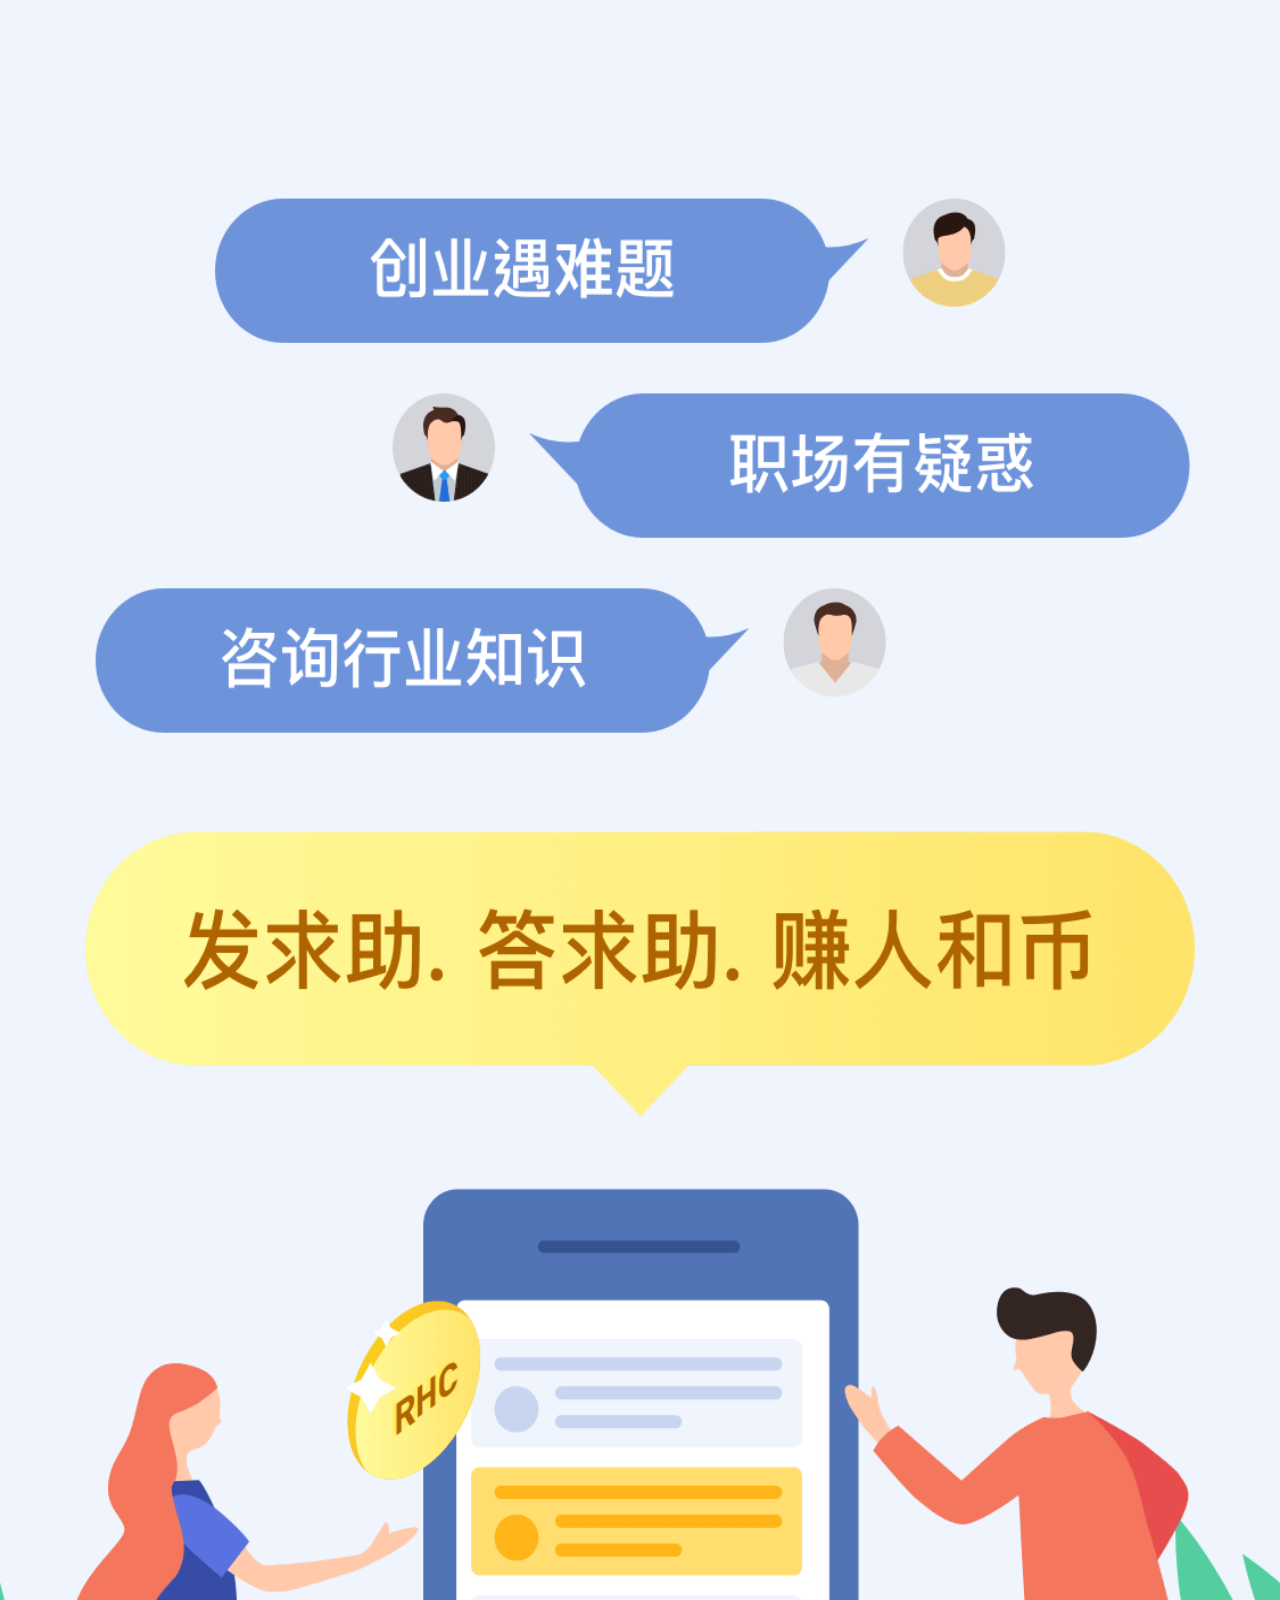
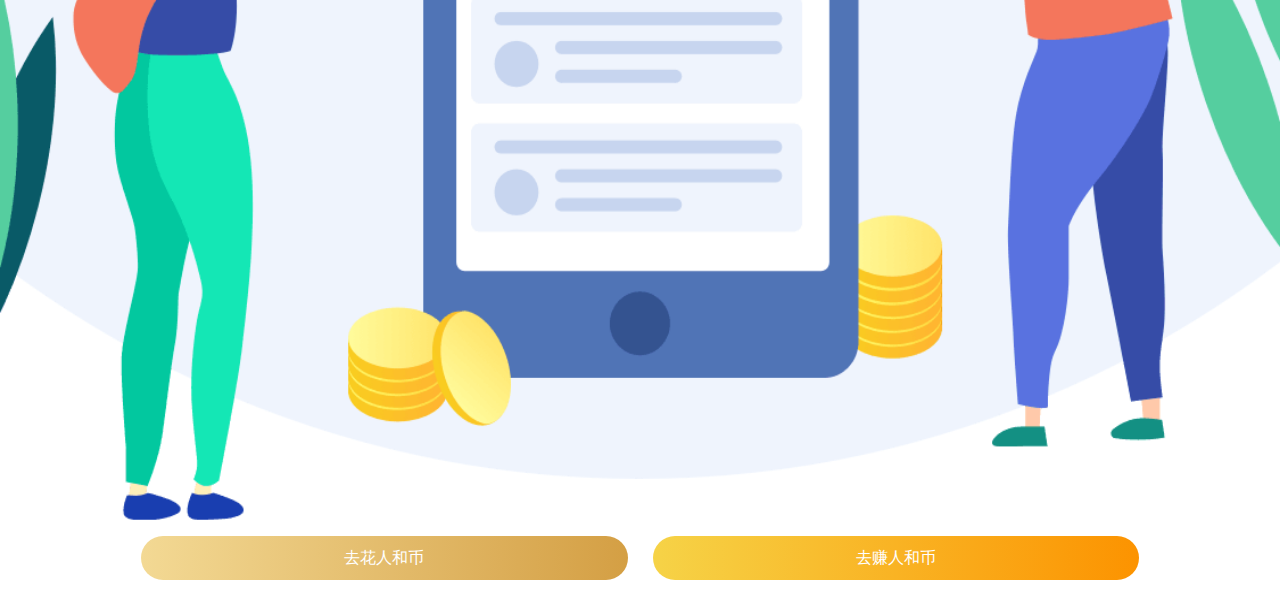
<file: webapp/coin.html>
<!DOCTYPE html>
<html>
<head>
    <meta charset="utf-8">
    <meta name="viewport" content="width=device-width, initial-scale=1.0, maximum-scale=1.0, minimum-scale=1.0, user-scalable=no">
    <meta content="yes" name="apple-mobile-web-app-capable">
    <meta content="yes" name="apple-touch-fullscreen">
    <meta content="black" name="apple-mobile-web-app-status-bar-style">
    <meta content="telephone=no,email=no" name="format-detection">
    <meta name="description" content="">
    <meta name="keywords" content="">
    <title>赚人和币</title>
    <link rel="stylesheet" href="../assets/css/tegong.css">
</head>

<body>

    <div class="coin-body">
        <div class="coin-wrap">
            <div class="bg-wrap">
                <img src="../assets/img/img_rhc@3x.png">
            </div>
            <div class="btn-wrap">
                <a href="" class="button-left">去花人和币</a>
                <a href="" class="button-right">去赚人和币</a>
            </div>
        </div>
    </div>

</body>
</html>
</file>
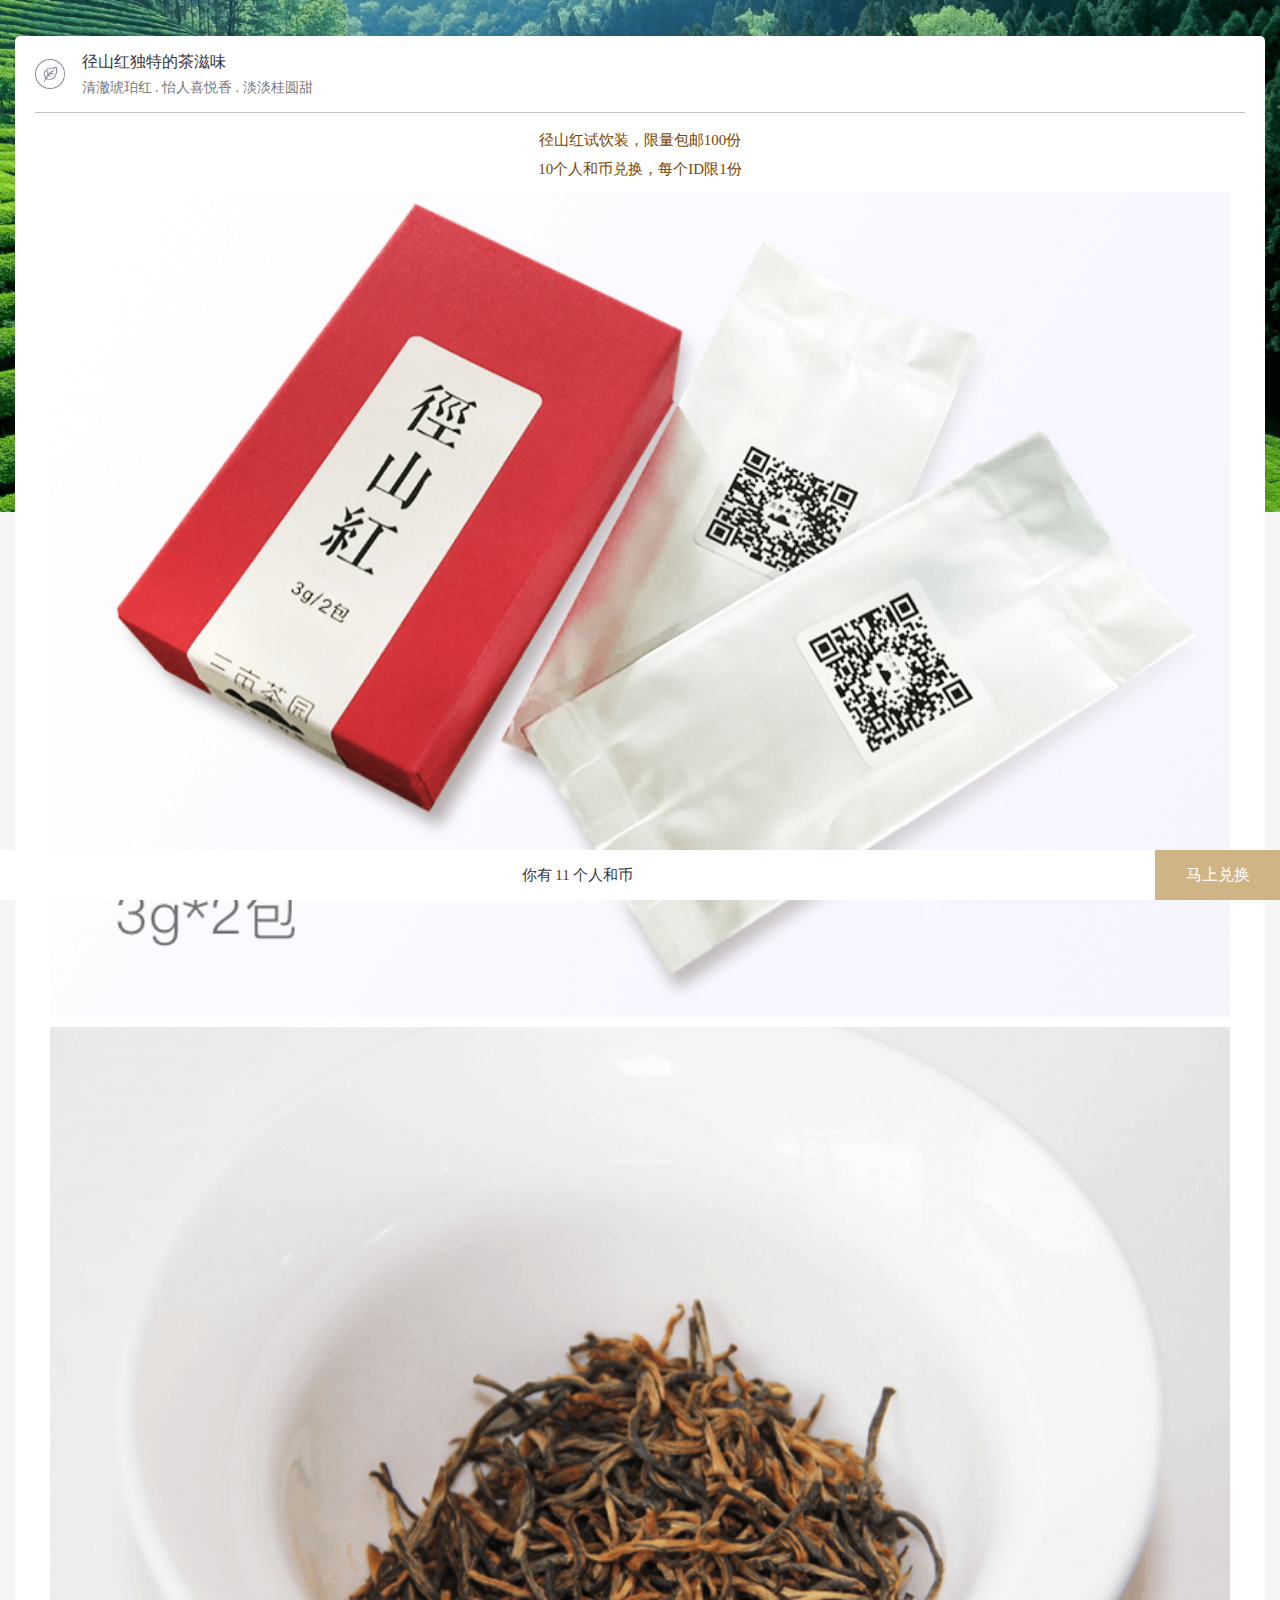
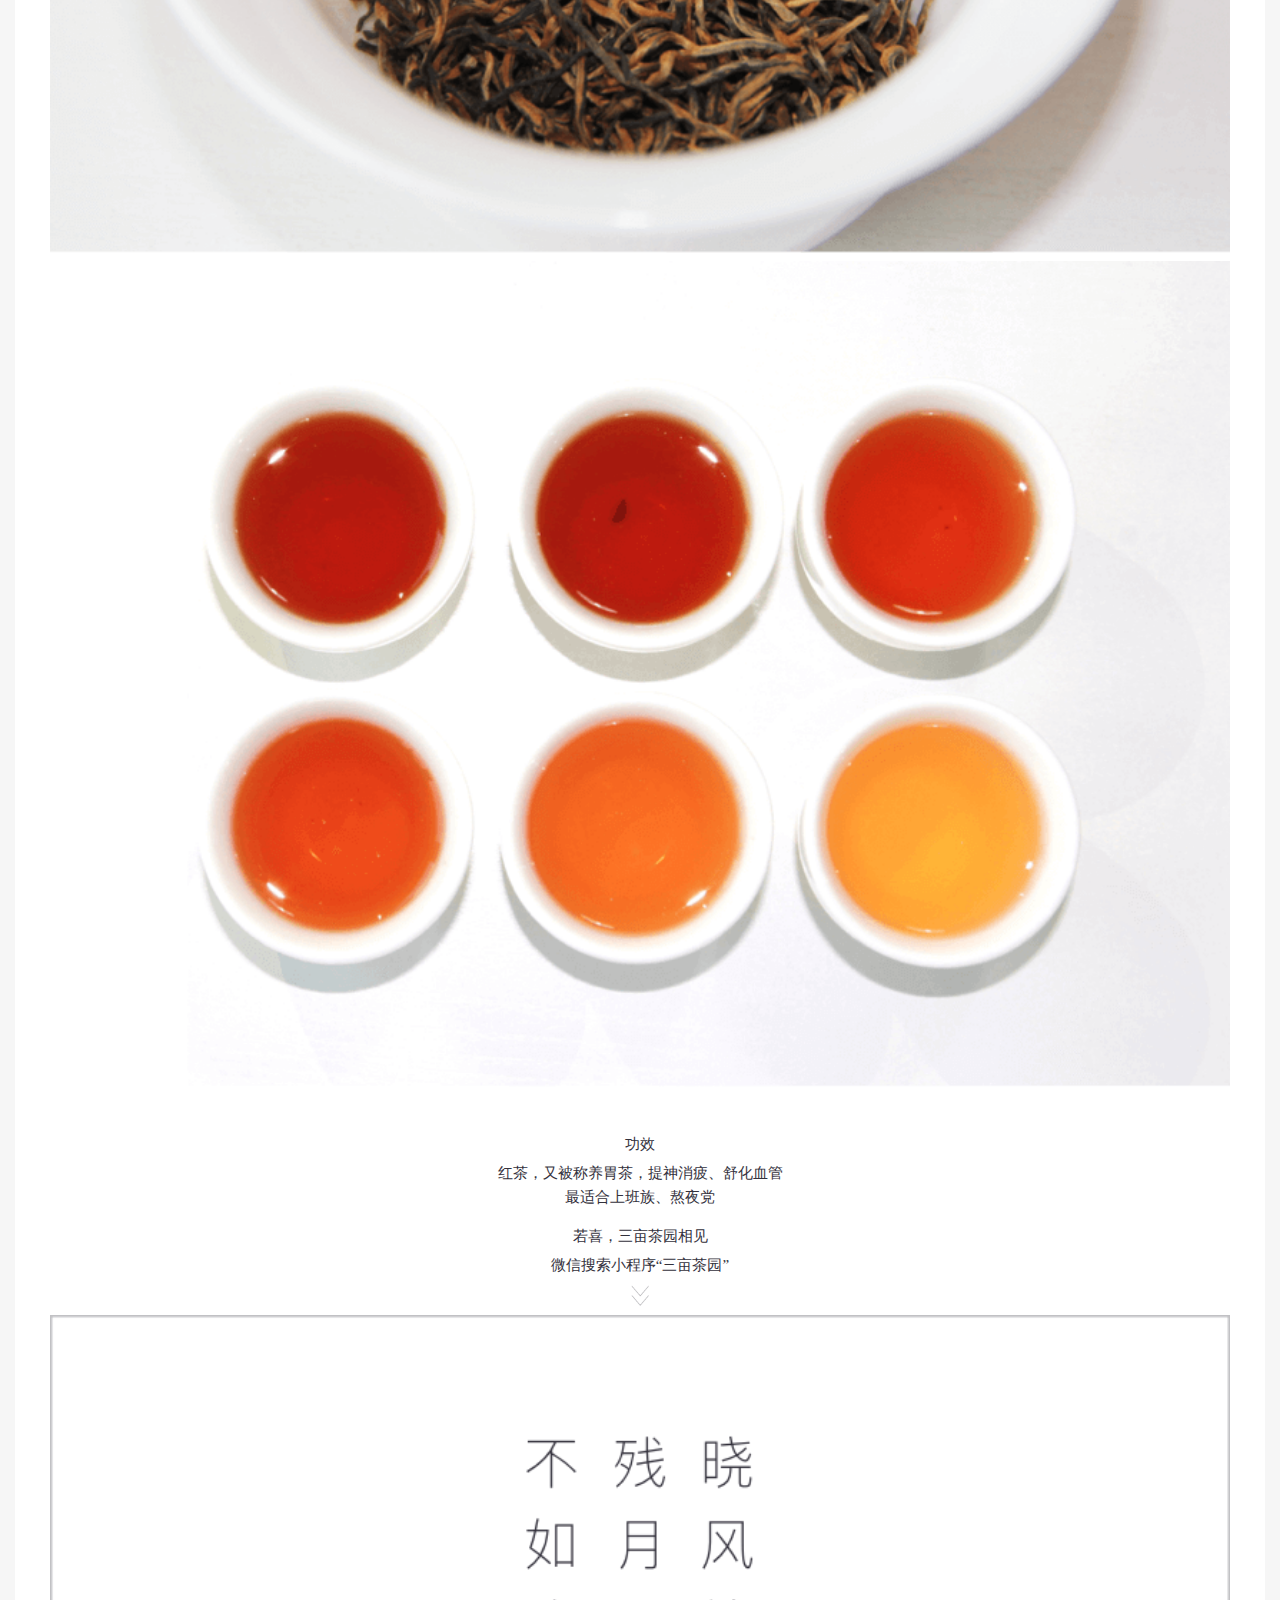
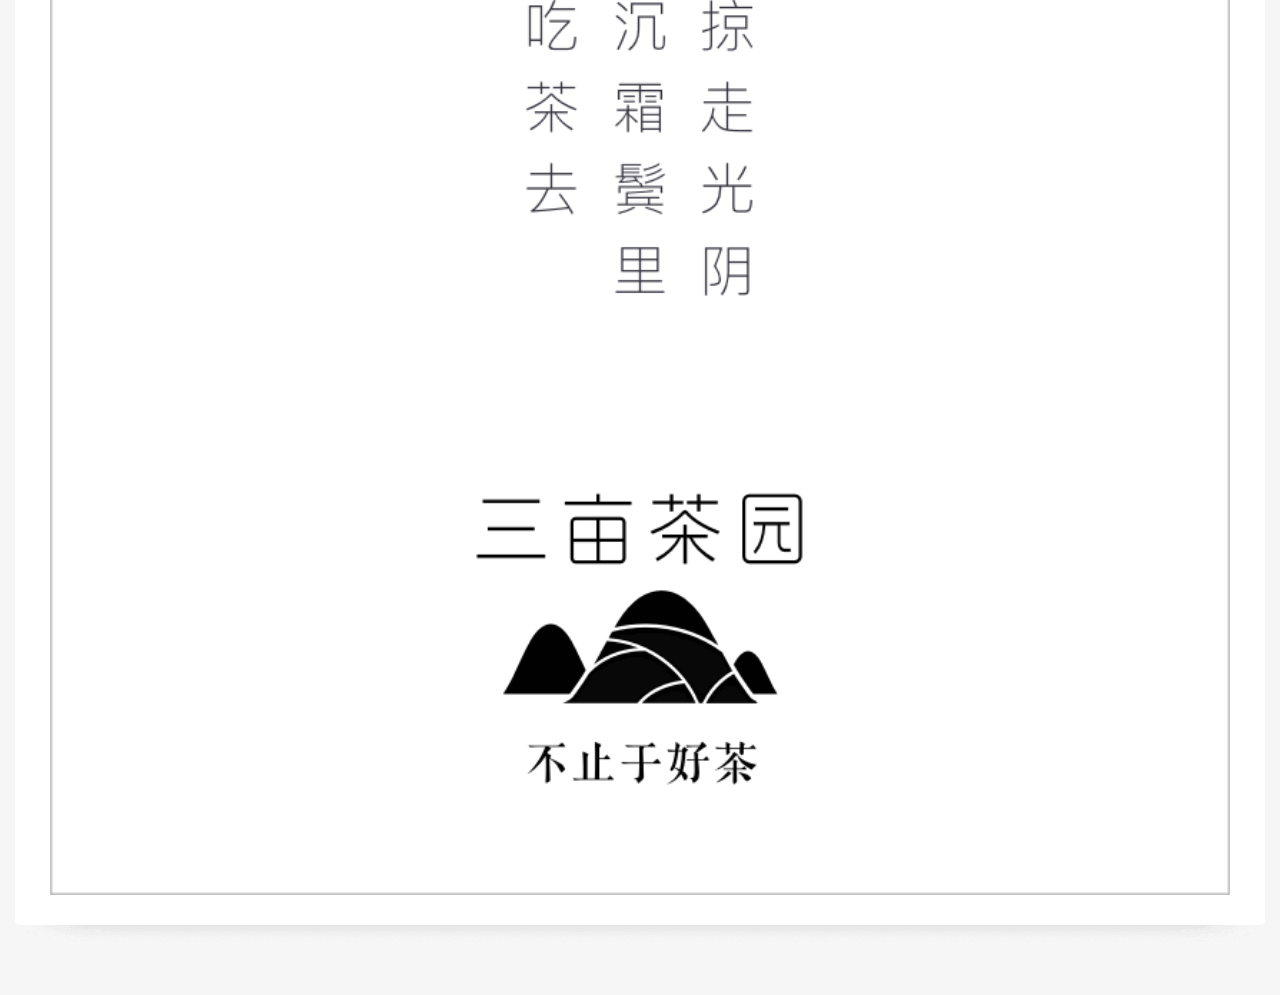
<file: webapp/tegong.html>
<!DOCTYPE html>
<html>
<head>
    <meta charset="utf-8">
    <meta name="viewport" content="width=device-width, initial-scale=1.0, maximum-scale=1.0, minimum-scale=1.0, user-scalable=no">
    <meta content="yes" name="apple-mobile-web-app-capable">
    <meta content="yes" name="apple-touch-fullscreen">
    <meta content="black" name="apple-mobile-web-app-status-bar-style">
    <meta content="telephone=no,email=no" name="format-detection">
    <meta name="description" content="">
    <meta name="keywords" content="">
    <title>人和特供</title>
    <link rel="stylesheet" href="../assets/css/tegong.css">
</head>

<body>

    <div class="tegong">
        <div class="container">
            <div class="con-header">
                <img src="../assets/img/icon_tea_leaf@3x.png" class="icon-tea">
                <div class="big-title">径山红独特的茶滋味</div>
                <div class="sub-title">清澈琥珀红 . 怡人喜悦香 . 淡淡桂圆甜</div>
            </div>

            <div class="con-body">
                <div class="big-title">径山红试饮装，限量包邮100份</div>
                <div class="sub-title">10个人和币兑换，每个ID限1份</div>
                <div class="img-wrap">
                    <img src="../assets/img/img_tea_01@3x.png">
                </div>
                <div class="img-wrap">
                    <img src="../assets/img/img_tea_02@3x.png">
                </div>
                <div class="img-wrap">
                    <img src="../assets/img/img_tea_03@3x.png">
                </div>
            </div>

            <div class="con-footer">
                <div class="big-title">功效</div>
                <div class="sub-title">红茶，又被称养胃茶，提神消疲、舒化血管<br />最适合上班族、熬夜党</div>
                <div class="big-title">若喜，三亩茶园相见</div>
                <div class="sub-title">微信搜索小程序“三亩茶园”</div>
                <img src="../assets/img/icon_tea_arrow@3x.png" class="icon-arrow">
                <div class="img-wrap">
                    <img src="../assets/img/img_tea_04@3x.png">
                </div>
            </div>

            <div class="button-wrap flex-h">
                <!-- <div class="text flex-a-i">你已经兑换过了</div> -->

                <div class="text flex-a-i">你有 <span class="color-red">11</span> 个人和币</div>
                <div class="link-wrap">
                    <a class="button-link" href="">马上兑换</a>
                    <!-- <a class="button-link" href="">赚人和币</a> -->
                </div>
            </div>
        </div>
    </div>

</body>
</html>
</file>
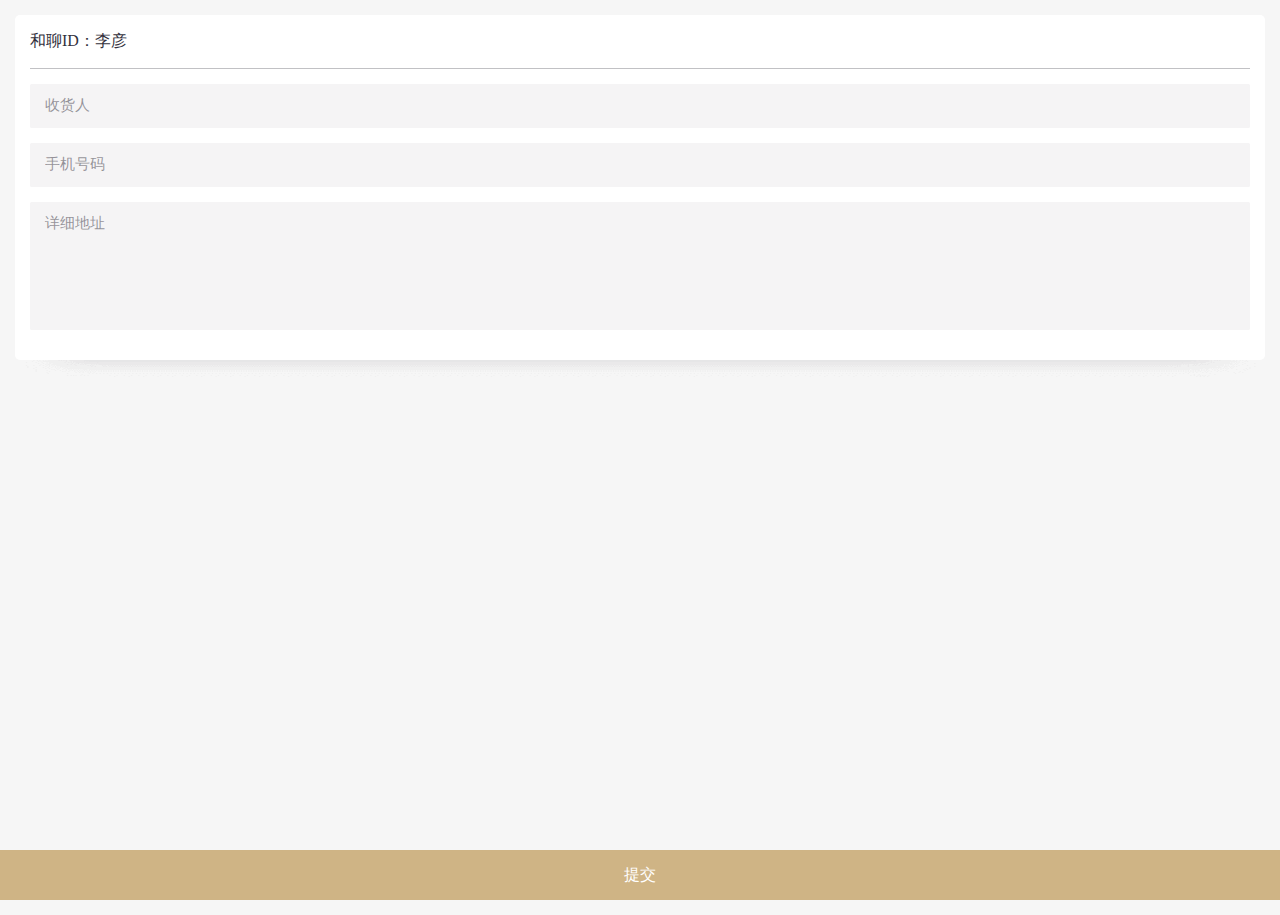
<file: webapp/tegongSend.html>
<!DOCTYPE html>
<html>
<head>
    <meta charset="utf-8">
    <meta name="viewport" content="width=device-width, initial-scale=1.0, maximum-scale=1.0, minimum-scale=1.0, user-scalable=no">
    <meta content="yes" name="apple-mobile-web-app-capable">
    <meta content="yes" name="apple-touch-fullscreen">
    <meta content="black" name="apple-mobile-web-app-status-bar-style">
    <meta content="telephone=no,email=no" name="format-detection">
    <meta name="description" content="">
    <meta name="keywords" content="">
    <title>收货信息</title>
    <link rel="stylesheet" href="../assets/css/tegong.css">
</head>

<body>

    <div class="form-wrap">
        <div class="nick-name">和聊ID：李彦</div>
        <input name="name" type="text" class="input input-name" placeholder="收货人">
        <input name="phone" type="number" class="input input-phone" placeholder="手机号码">
        <textarea name="address" type="text" class="textarea input-addr" placeholder="详细地址"></textarea>

        <div class="button-submit">提交</div>
    </div>

    <div class="tips-mask" style="display: none;">兑换申请已提交</div>


    <script src="../assets/js/jquery.2.0.0.min.js"></script>
    <script>
        var SEND = {
            flag: false,
            timeout: '',
            init: function() {
                SEND.submitBind();
            },
            submitBind: function() {
                var btn = $('.button-submit'),
                    inputName = $('.input-name'),
                    inputPhone = $('.input-phone'),
                    inputAddr = $('.input-addr');
                    

                btn.on('click', function() {
                    var name = inputName.val(),
                        phone = inputPhone.val(),
                        addr = inputAddr.val();
                    
                    if(SEND.flag) {
                        return false;
                    }

                    if(!name) {
                        SEND.showMask('请填写收货人');
                        return false;
                    }
                    if(!phone) {
                        SEND.showMask('请填写手机号码');
                        return false;
                    } 
                    if(!addr) {
                        SEND.showMask('请填写详细地址');
                        return false;
                    }                    

                    SEND.flag = true;
                    btn.html('正在提交...');

                    $.ajax({
                        url: '',
                        dataType: 'json',
                        type: 'post',
                        data: {
                            'name': name,
                            'phone': phone,
                            'address': addr
                        },
                        success:function(res) {
                            if(res.code == 0) {
                                // succ
                                btn.html('提交成功');
                                SEND.showMask('兑换申请已提交');         
                                location.href = '';
                            } else {
                                // fail
                                SEND.flag = false;
                                btn.html('提交');
                                SEND.showMask(res.errorInfo);
                            }
                        },
                        error: function() {
                            SEND.flag = false;
                            btn.html('提交');
                            SEND.showMask('网络异常');
                        }
                    });         
                });
            },
            showMask: function(msg) {
                var tipsMask = $('.tips-mask');

                clearTimeout(SEND.timeout);
                tipsMask.hide().html(msg).fadeIn(300);

                SEND.timeout = setTimeout(function() {
                    tipsMask.fadeOut(200)
                }, 1500);
            }
        };

        SEND.init();
    </script>
</body>
</html>
</file>
